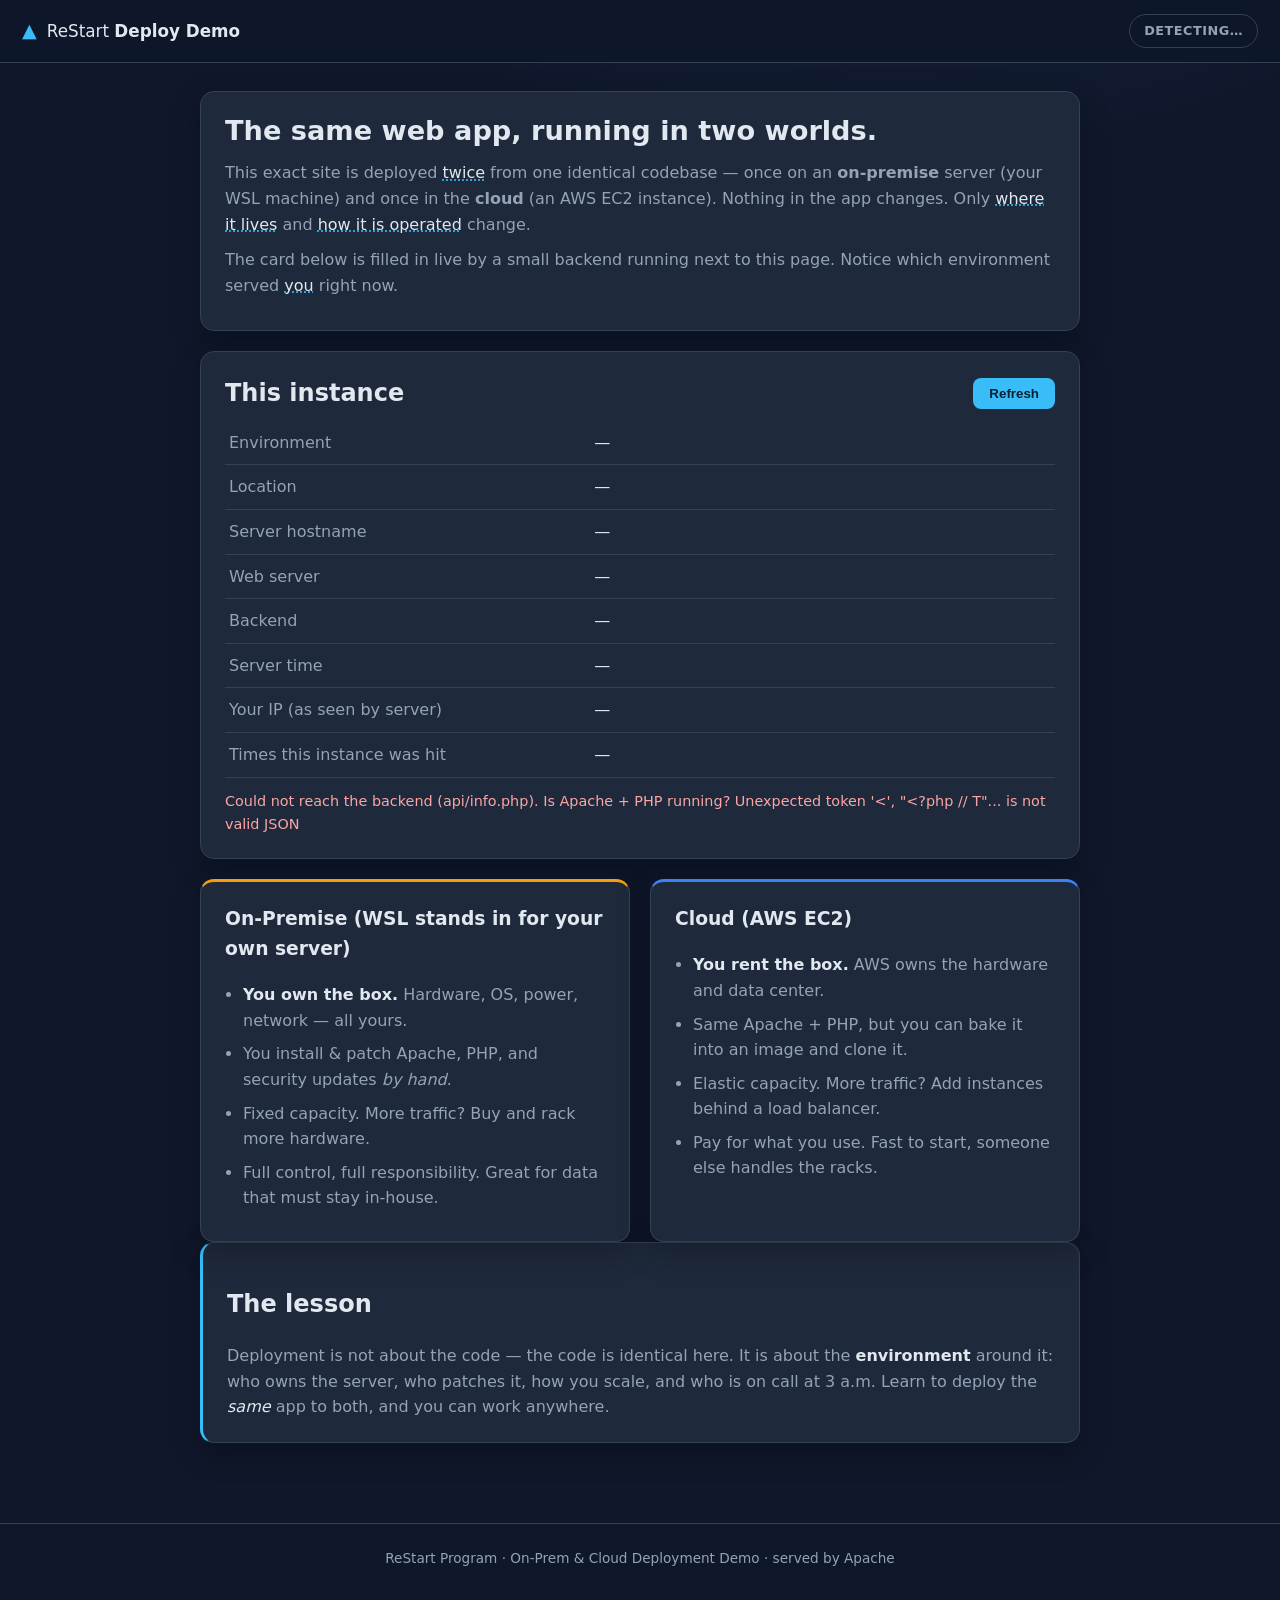
<file: public/index.html>
<!DOCTYPE html>
<html lang="en">
<head>
  <meta charset="UTF-8" />
  <meta name="viewport" content="width=device-width, initial-scale=1.0" />
  <title>ReStart Deploy Demo — On-Prem vs Cloud</title>
  <link rel="stylesheet" href="assets/style.css" />
</head>
<body>
  <header class="topbar">
    <div class="brand">
      <span class="logo">&#9650;</span>
      <span>ReStart <strong>Deploy Demo</strong></span>
    </div>
    <span id="env-badge" class="badge badge--unknown">detecting&hellip;</span>
  </header>

  <main class="wrap">
    <section class="hero card">
      <h1>The same web app, running in two worlds.</h1>
      <p class="lede">
        This exact site is deployed <em>twice</em> from one identical codebase &mdash; once on an
        <strong>on-premise</strong> server (your WSL machine) and once in the
        <strong>cloud</strong> (an AWS EC2 instance). Nothing in the app changes.
        Only <em>where it lives</em> and <em>how it is operated</em> change.
      </p>
      <p class="lede">
        The card below is filled in live by a small backend running next to this page.
        Notice which environment served <em>you</em> right now.
      </p>
    </section>

    <section class="card">
      <div class="card__head">
        <h2>This instance</h2>
        <button id="refresh" class="btn" type="button">Refresh</button>
      </div>
      <table class="kv">
        <tbody>
          <tr><th>Environment</th><td id="k-env">&mdash;</td></tr>
          <tr><th>Location</th><td id="k-region">&mdash;</td></tr>
          <tr><th>Server hostname</th><td id="k-host">&mdash;</td></tr>
          <tr><th>Web server</th><td id="k-server">&mdash;</td></tr>
          <tr><th>Backend</th><td id="k-backend">&mdash;</td></tr>
          <tr><th>Server time</th><td id="k-time">&mdash;</td></tr>
          <tr><th>Your IP (as seen by server)</th><td id="k-client">&mdash;</td></tr>
          <tr><th>Times this instance was hit</th><td id="k-hits">&mdash;</td></tr>
        </tbody>
      </table>
      <p id="status" class="status"></p>
    </section>

    <section class="grid">
      <div class="card compare compare--onprem">
        <h3>On-Premise (WSL stands in for your own server)</h3>
        <ul>
          <li><strong>You own the box.</strong> Hardware, OS, power, network &mdash; all yours.</li>
          <li>You install &amp; patch Apache, PHP, and security updates <em>by hand</em>.</li>
          <li>Fixed capacity. More traffic? Buy and rack more hardware.</li>
          <li>Full control, full responsibility. Great for data that must stay in-house.</li>
        </ul>
      </div>
      <div class="card compare compare--cloud">
        <h3>Cloud (AWS EC2)</h3>
        <ul>
          <li><strong>You rent the box.</strong> AWS owns the hardware and data center.</li>
          <li>Same Apache + PHP, but you can bake it into an image and clone it.</li>
          <li>Elastic capacity. More traffic? Add instances behind a load balancer.</li>
          <li>Pay for what you use. Fast to start, someone else handles the racks.</li>
        </ul>
      </div>
    </section>

    <section class="card takeaway">
      <h2>The lesson</h2>
      <p>
        Deployment is not about the code &mdash; the code is identical here. It is about
        the <strong>environment</strong> around it: who owns the server, who patches it, how you
        scale, and who is on call at 3&nbsp;a.m. Learn to deploy the <em>same</em> app to both,
        and you can work anywhere.
      </p>
    </section>
  </main>

  <footer class="foot">
    ReStart Program &middot; On-Prem &amp; Cloud Deployment Demo &middot; served by Apache
  </footer>

  <script src="assets/app.js"></script>
</body>
</html>
</file>
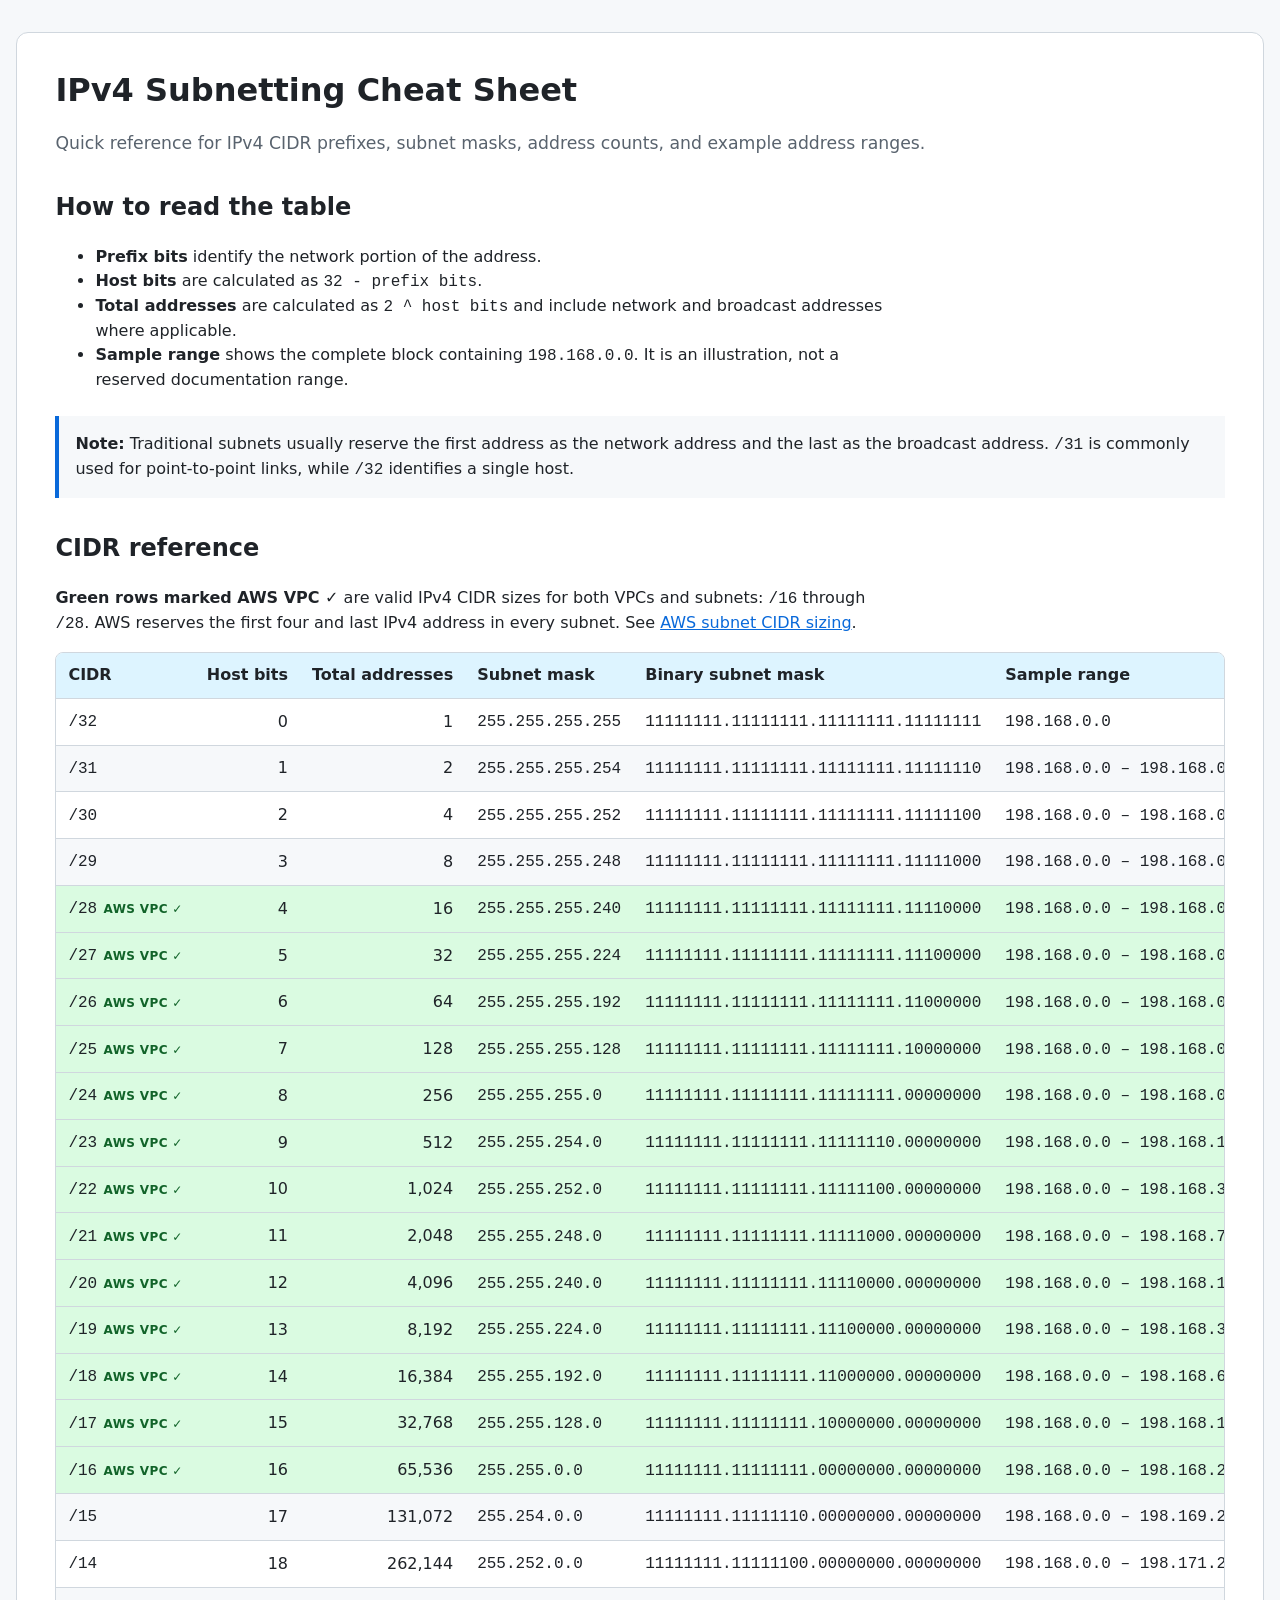
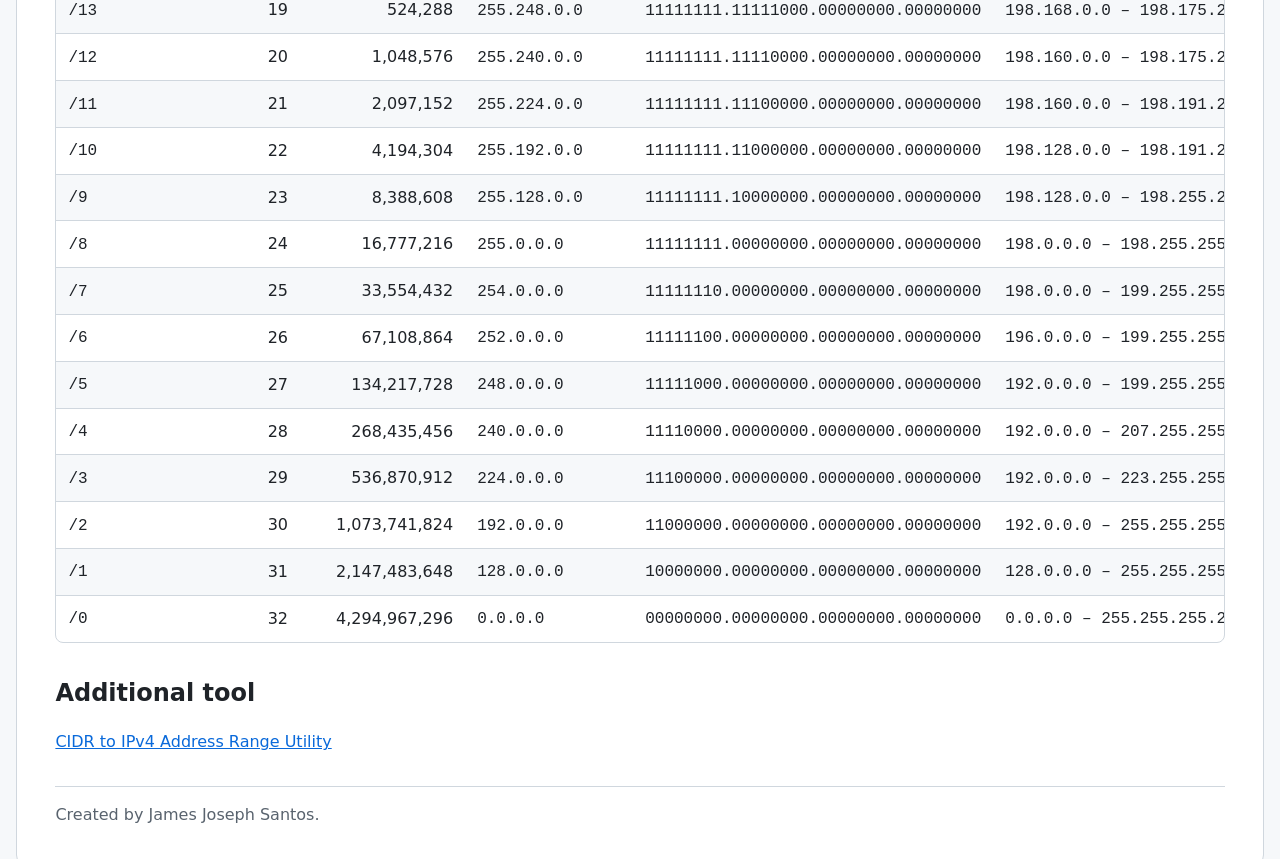
<file: references/subnetting/index.html>
<!doctype html>
<html lang="en">
<head>
  <meta charset="utf-8">
  <meta name="viewport" content="width=device-width, initial-scale=1">
  <meta name="description" content="IPv4 subnetting reference for CIDR prefixes, subnet masks, address counts, and sample ranges.">
  <title>IPv4 Subnetting Cheat Sheet</title>
  <style>
    :root {
      color-scheme: light dark;
      --background: #f6f8fa;
      --surface: #ffffff;
      --text: #1f2328;
      --muted: #59636e;
      --border: #d0d7de;
      --accent: #0969da;
      --header: #ddf4ff;
      --stripe: #f6f8fa;
      --aws-row: #dafbe1;
      --aws-text: #116329;
    }

    @media (prefers-color-scheme: dark) {
      :root {
        --background: #0d1117;
        --surface: #161b22;
        --text: #e6edf3;
        --muted: #8d96a0;
        --border: #30363d;
        --accent: #58a6ff;
        --header: #1f3a52;
        --stripe: #1c2128;
        --aws-row: #173b25;
        --aws-text: #7ee787;
      }
    }

    * { box-sizing: border-box; }

    body {
      margin: 0;
      background: var(--background);
      color: var(--text);
      font: 16px/1.5 system-ui, -apple-system, BlinkMacSystemFont, "Segoe UI", sans-serif;
    }

    main {
      width: min(1500px, calc(100% - 2rem));
      margin: 2rem auto;
      padding: clamp(1rem, 3vw, 2.5rem);
      background: var(--surface);
      border: 1px solid var(--border);
      border-radius: 12px;
    }

    h1 { margin-top: 0; line-height: 1.2; }
    h2 { margin-top: 2rem; }
    p, li { max-width: 80ch; }
    .intro { color: var(--muted); font-size: 1.08rem; }

    .note {
      margin: 1.5rem 0;
      padding: 1rem;
      border-left: 4px solid var(--accent);
      background: var(--stripe);
    }

    .table-wrap {
      overflow-x: auto;
      border: 1px solid var(--border);
      border-radius: 8px;
    }

    table {
      width: 100%;
      border-collapse: collapse;
      white-space: nowrap;
      font-variant-numeric: tabular-nums;
    }

    th, td {
      padding: .65rem .75rem;
      text-align: left;
      border-bottom: 1px solid var(--border);
    }

    th {
      position: sticky;
      top: 0;
      background: var(--header);
    }

    tbody tr:nth-child(even) { background: var(--stripe); }
    tbody tr.aws-supported { background: var(--aws-row); }
    tbody tr:last-child td { border-bottom: 0; }
    .number { text-align: right; }
    .aws-badge {
      margin-left: .4rem;
      color: var(--aws-text);
      font-size: .75rem;
      font-weight: 700;
      letter-spacing: .03em;
    }
    code { font-family: ui-monospace, SFMono-Regular, Consolas, monospace; }
    a { color: var(--accent); }

    footer {
      margin-top: 2rem;
      padding-top: 1rem;
      color: var(--muted);
      border-top: 1px solid var(--border);
    }

    @media print {
      body { background: white; color: black; font-size: 9px; }
      main { width: 100%; margin: 0; padding: 0; border: 0; }
      th { position: static; }
      .table-wrap { overflow: visible; border-color: #999; }
      a { color: black; text-decoration: none; }
    }
  </style>
</head>
<body>
  <main>
    <header>
      <h1>IPv4 Subnetting Cheat Sheet</h1>
      <p class="intro">Quick reference for IPv4 CIDR prefixes, subnet masks, address counts, and example address ranges.</p>
    </header>

    <section aria-labelledby="reading-heading">
      <h2 id="reading-heading">How to read the table</h2>
      <ul>
        <li><strong>Prefix bits</strong> identify the network portion of the address.</li>
        <li><strong>Host bits</strong> are calculated as <code>32 - prefix bits</code>.</li>
        <li><strong>Total addresses</strong> are calculated as <code>2 ^ host bits</code> and include network and broadcast addresses where applicable.</li>
        <li><strong>Sample range</strong> shows the complete block containing <code>198.168.0.0</code>. It is an illustration, not a reserved documentation range.</li>
      </ul>
      <aside class="note">
        <strong>Note:</strong> Traditional subnets usually reserve the first address as the network address and the last as the broadcast address. <code>/31</code> is commonly used for point-to-point links, while <code>/32</code> identifies a single host.
      </aside>
    </section>

    <section aria-labelledby="reference-heading">
      <h2 id="reference-heading">CIDR reference</h2>
      <p><strong>Green rows marked AWS VPC ✓</strong> are valid IPv4 CIDR sizes for both VPCs and subnets: <code>/16</code> through <code>/28</code>. AWS reserves the first four and last IPv4 address in every subnet. See <a href="https://docs.aws.amazon.com/vpc/latest/userguide/subnet-sizing.html">AWS subnet CIDR sizing</a>.</p>
      <div class="table-wrap" tabindex="0" role="region" aria-label="Scrollable CIDR reference table">
        <table>
          <thead>
            <tr><th scope="col">CIDR</th><th scope="col" class="number">Host bits</th><th scope="col" class="number">Total addresses</th><th scope="col">Subnet mask</th><th scope="col">Binary subnet mask</th><th scope="col">Sample range</th></tr>
          </thead>
          <tbody>
            <tr><td><code>/32</code></td><td class="number">0</td><td class="number">1</td><td><code>255.255.255.255</code></td><td><code>11111111.11111111.11111111.11111111</code></td><td><code>198.168.0.0</code></td></tr>
            <tr><td><code>/31</code></td><td class="number">1</td><td class="number">2</td><td><code>255.255.255.254</code></td><td><code>11111111.11111111.11111111.11111110</code></td><td><code>198.168.0.0 – 198.168.0.1</code></td></tr>
            <tr><td><code>/30</code></td><td class="number">2</td><td class="number">4</td><td><code>255.255.255.252</code></td><td><code>11111111.11111111.11111111.11111100</code></td><td><code>198.168.0.0 – 198.168.0.3</code></td></tr>
            <tr><td><code>/29</code></td><td class="number">3</td><td class="number">8</td><td><code>255.255.255.248</code></td><td><code>11111111.11111111.11111111.11111000</code></td><td><code>198.168.0.0 – 198.168.0.7</code></td></tr>
            <tr class="aws-supported"><td><code>/28</code><span class="aws-badge">AWS VPC ✓</span></td><td class="number">4</td><td class="number">16</td><td><code>255.255.255.240</code></td><td><code>11111111.11111111.11111111.11110000</code></td><td><code>198.168.0.0 – 198.168.0.15</code></td></tr>
            <tr class="aws-supported"><td><code>/27</code><span class="aws-badge">AWS VPC ✓</span></td><td class="number">5</td><td class="number">32</td><td><code>255.255.255.224</code></td><td><code>11111111.11111111.11111111.11100000</code></td><td><code>198.168.0.0 – 198.168.0.31</code></td></tr>
            <tr class="aws-supported"><td><code>/26</code><span class="aws-badge">AWS VPC ✓</span></td><td class="number">6</td><td class="number">64</td><td><code>255.255.255.192</code></td><td><code>11111111.11111111.11111111.11000000</code></td><td><code>198.168.0.0 – 198.168.0.63</code></td></tr>
            <tr class="aws-supported"><td><code>/25</code><span class="aws-badge">AWS VPC ✓</span></td><td class="number">7</td><td class="number">128</td><td><code>255.255.255.128</code></td><td><code>11111111.11111111.11111111.10000000</code></td><td><code>198.168.0.0 – 198.168.0.127</code></td></tr>
            <tr class="aws-supported"><td><code>/24</code><span class="aws-badge">AWS VPC ✓</span></td><td class="number">8</td><td class="number">256</td><td><code>255.255.255.0</code></td><td><code>11111111.11111111.11111111.00000000</code></td><td><code>198.168.0.0 – 198.168.0.255</code></td></tr>
            <tr class="aws-supported"><td><code>/23</code><span class="aws-badge">AWS VPC ✓</span></td><td class="number">9</td><td class="number">512</td><td><code>255.255.254.0</code></td><td><code>11111111.11111111.11111110.00000000</code></td><td><code>198.168.0.0 – 198.168.1.255</code></td></tr>
            <tr class="aws-supported"><td><code>/22</code><span class="aws-badge">AWS VPC ✓</span></td><td class="number">10</td><td class="number">1,024</td><td><code>255.255.252.0</code></td><td><code>11111111.11111111.11111100.00000000</code></td><td><code>198.168.0.0 – 198.168.3.255</code></td></tr>
            <tr class="aws-supported"><td><code>/21</code><span class="aws-badge">AWS VPC ✓</span></td><td class="number">11</td><td class="number">2,048</td><td><code>255.255.248.0</code></td><td><code>11111111.11111111.11111000.00000000</code></td><td><code>198.168.0.0 – 198.168.7.255</code></td></tr>
            <tr class="aws-supported"><td><code>/20</code><span class="aws-badge">AWS VPC ✓</span></td><td class="number">12</td><td class="number">4,096</td><td><code>255.255.240.0</code></td><td><code>11111111.11111111.11110000.00000000</code></td><td><code>198.168.0.0 – 198.168.15.255</code></td></tr>
            <tr class="aws-supported"><td><code>/19</code><span class="aws-badge">AWS VPC ✓</span></td><td class="number">13</td><td class="number">8,192</td><td><code>255.255.224.0</code></td><td><code>11111111.11111111.11100000.00000000</code></td><td><code>198.168.0.0 – 198.168.31.255</code></td></tr>
            <tr class="aws-supported"><td><code>/18</code><span class="aws-badge">AWS VPC ✓</span></td><td class="number">14</td><td class="number">16,384</td><td><code>255.255.192.0</code></td><td><code>11111111.11111111.11000000.00000000</code></td><td><code>198.168.0.0 – 198.168.63.255</code></td></tr>
            <tr class="aws-supported"><td><code>/17</code><span class="aws-badge">AWS VPC ✓</span></td><td class="number">15</td><td class="number">32,768</td><td><code>255.255.128.0</code></td><td><code>11111111.11111111.10000000.00000000</code></td><td><code>198.168.0.0 – 198.168.127.255</code></td></tr>
            <tr class="aws-supported"><td><code>/16</code><span class="aws-badge">AWS VPC ✓</span></td><td class="number">16</td><td class="number">65,536</td><td><code>255.255.0.0</code></td><td><code>11111111.11111111.00000000.00000000</code></td><td><code>198.168.0.0 – 198.168.255.255</code></td></tr>
            <tr><td><code>/15</code></td><td class="number">17</td><td class="number">131,072</td><td><code>255.254.0.0</code></td><td><code>11111111.11111110.00000000.00000000</code></td><td><code>198.168.0.0 – 198.169.255.255</code></td></tr>
            <tr><td><code>/14</code></td><td class="number">18</td><td class="number">262,144</td><td><code>255.252.0.0</code></td><td><code>11111111.11111100.00000000.00000000</code></td><td><code>198.168.0.0 – 198.171.255.255</code></td></tr>
            <tr><td><code>/13</code></td><td class="number">19</td><td class="number">524,288</td><td><code>255.248.0.0</code></td><td><code>11111111.11111000.00000000.00000000</code></td><td><code>198.168.0.0 – 198.175.255.255</code></td></tr>
            <tr><td><code>/12</code></td><td class="number">20</td><td class="number">1,048,576</td><td><code>255.240.0.0</code></td><td><code>11111111.11110000.00000000.00000000</code></td><td><code>198.160.0.0 – 198.175.255.255</code></td></tr>
            <tr><td><code>/11</code></td><td class="number">21</td><td class="number">2,097,152</td><td><code>255.224.0.0</code></td><td><code>11111111.11100000.00000000.00000000</code></td><td><code>198.160.0.0 – 198.191.255.255</code></td></tr>
            <tr><td><code>/10</code></td><td class="number">22</td><td class="number">4,194,304</td><td><code>255.192.0.0</code></td><td><code>11111111.11000000.00000000.00000000</code></td><td><code>198.128.0.0 – 198.191.255.255</code></td></tr>
            <tr><td><code>/9</code></td><td class="number">23</td><td class="number">8,388,608</td><td><code>255.128.0.0</code></td><td><code>11111111.10000000.00000000.00000000</code></td><td><code>198.128.0.0 – 198.255.255.255</code></td></tr>
            <tr><td><code>/8</code></td><td class="number">24</td><td class="number">16,777,216</td><td><code>255.0.0.0</code></td><td><code>11111111.00000000.00000000.00000000</code></td><td><code>198.0.0.0 – 198.255.255.255</code></td></tr>
            <tr><td><code>/7</code></td><td class="number">25</td><td class="number">33,554,432</td><td><code>254.0.0.0</code></td><td><code>11111110.00000000.00000000.00000000</code></td><td><code>198.0.0.0 – 199.255.255.255</code></td></tr>
            <tr><td><code>/6</code></td><td class="number">26</td><td class="number">67,108,864</td><td><code>252.0.0.0</code></td><td><code>11111100.00000000.00000000.00000000</code></td><td><code>196.0.0.0 – 199.255.255.255</code></td></tr>
            <tr><td><code>/5</code></td><td class="number">27</td><td class="number">134,217,728</td><td><code>248.0.0.0</code></td><td><code>11111000.00000000.00000000.00000000</code></td><td><code>192.0.0.0 – 199.255.255.255</code></td></tr>
            <tr><td><code>/4</code></td><td class="number">28</td><td class="number">268,435,456</td><td><code>240.0.0.0</code></td><td><code>11110000.00000000.00000000.00000000</code></td><td><code>192.0.0.0 – 207.255.255.255</code></td></tr>
            <tr><td><code>/3</code></td><td class="number">29</td><td class="number">536,870,912</td><td><code>224.0.0.0</code></td><td><code>11100000.00000000.00000000.00000000</code></td><td><code>192.0.0.0 – 223.255.255.255</code></td></tr>
            <tr><td><code>/2</code></td><td class="number">30</td><td class="number">1,073,741,824</td><td><code>192.0.0.0</code></td><td><code>11000000.00000000.00000000.00000000</code></td><td><code>192.0.0.0 – 255.255.255.255</code></td></tr>
            <tr><td><code>/1</code></td><td class="number">31</td><td class="number">2,147,483,648</td><td><code>128.0.0.0</code></td><td><code>10000000.00000000.00000000.00000000</code></td><td><code>128.0.0.0 – 255.255.255.255</code></td></tr>
            <tr><td><code>/0</code></td><td class="number">32</td><td class="number">4,294,967,296</td><td><code>0.0.0.0</code></td><td><code>00000000.00000000.00000000.00000000</code></td><td><code>0.0.0.0 – 255.255.255.255</code></td></tr>
          </tbody>
        </table>
      </div>
    </section>

    <section aria-labelledby="tool-heading">
      <h2 id="tool-heading">Additional tool</h2>
      <p><a href="https://www.ipaddressguide.com/cidr">CIDR to IPv4 Address Range Utility</a></p>
    </section>

    <footer>Created by James Joseph Santos.</footer>
  </main>
</body>
</html>
</file>
<file: public/assets/style.css>
:root {
  --bg: #0f172a;
  --panel: #1e293b;
  --panel-2: #263449;
  --text: #e2e8f0;
  --muted: #94a3b8;
  --line: #334155;
  --accent: #38bdf8;
  --onprem: #f59e0b;
  --cloud: #3b82f6;
  --ok: #34d399;
}

* { box-sizing: border-box; }

body {
  margin: 0;
  font-family: system-ui, -apple-system, "Segoe UI", Roboto, sans-serif;
  background: radial-gradient(1200px 600px at 70% -10%, #16233f 0%, var(--bg) 55%);
  color: var(--text);
  line-height: 1.6;
  min-height: 100vh;
}

.topbar {
  display: flex;
  align-items: center;
  justify-content: space-between;
  padding: 14px 22px;
  border-bottom: 1px solid var(--line);
  position: sticky;
  top: 0;
  background: rgba(15, 23, 42, 0.85);
  backdrop-filter: blur(8px);
}
.brand { display: flex; align-items: center; gap: 10px; font-size: 1.05rem; }
.logo { color: var(--accent); font-size: 1.2rem; }

.badge {
  font-weight: 700;
  font-size: 0.8rem;
  letter-spacing: 0.04em;
  text-transform: uppercase;
  padding: 6px 14px;
  border-radius: 999px;
  border: 1px solid var(--line);
}
.badge--onprem { background: rgba(245, 158, 11, 0.15); color: var(--onprem); border-color: var(--onprem); }
.badge--cloud  { background: rgba(59, 130, 246, 0.15); color: var(--cloud);  border-color: var(--cloud); }
.badge--unknown { color: var(--muted); }

.wrap { max-width: 920px; margin: 0 auto; padding: 28px 20px 60px; }

.card {
  background: var(--panel);
  border: 1px solid var(--line);
  border-radius: 14px;
  padding: 22px 24px;
  margin-bottom: 20px;
  box-shadow: 0 10px 30px rgba(0, 0, 0, 0.25);
}

.hero h1 { margin: 0 0 12px; font-size: 1.7rem; line-height: 1.25; }
.lede { color: var(--muted); margin: 0 0 10px; }
.lede em { color: var(--text); font-style: normal; text-decoration: underline dotted var(--accent); }

.card__head { display: flex; align-items: center; justify-content: space-between; margin-bottom: 8px; }
.card__head h2 { margin: 0; }

.btn {
  background: var(--accent);
  color: #082032;
  border: 0;
  font-weight: 700;
  padding: 8px 16px;
  border-radius: 8px;
  cursor: pointer;
}
.btn:hover { filter: brightness(1.08); }
.btn:active { transform: translateY(1px); }

.kv { width: 100%; border-collapse: collapse; }
.kv th, .kv td { text-align: left; padding: 9px 4px; border-bottom: 1px solid var(--line); vertical-align: top; }
.kv th { color: var(--muted); font-weight: 500; width: 44%; }
.kv td { font-variant-numeric: tabular-nums; }

.status { min-height: 1.2em; margin: 12px 0 0; font-size: 0.9rem; color: var(--muted); }
.status.err { color: #fca5a5; }
.status.ok { color: var(--ok); }

.grid { display: grid; grid-template-columns: 1fr 1fr; gap: 20px; }
.grid .card { margin-bottom: 0; }
.compare h3 { margin-top: 0; }
.compare ul { margin: 0; padding-left: 18px; color: var(--muted); }
.compare li { margin-bottom: 8px; }
.compare li strong { color: var(--text); }
.compare--onprem { border-top: 3px solid var(--onprem); }
.compare--cloud  { border-top: 3px solid var(--cloud); }

.takeaway { border-left: 3px solid var(--accent); }
.takeaway p { color: var(--muted); margin-bottom: 0; }
.takeaway strong, .takeaway em { color: var(--text); }

.foot { text-align: center; color: var(--muted); font-size: 0.85rem; padding: 24px 16px 40px; border-top: 1px solid var(--line); }

@media (max-width: 720px) {
  .grid { grid-template-columns: 1fr; }
  .kv th { width: 50%; }
}
</file>
